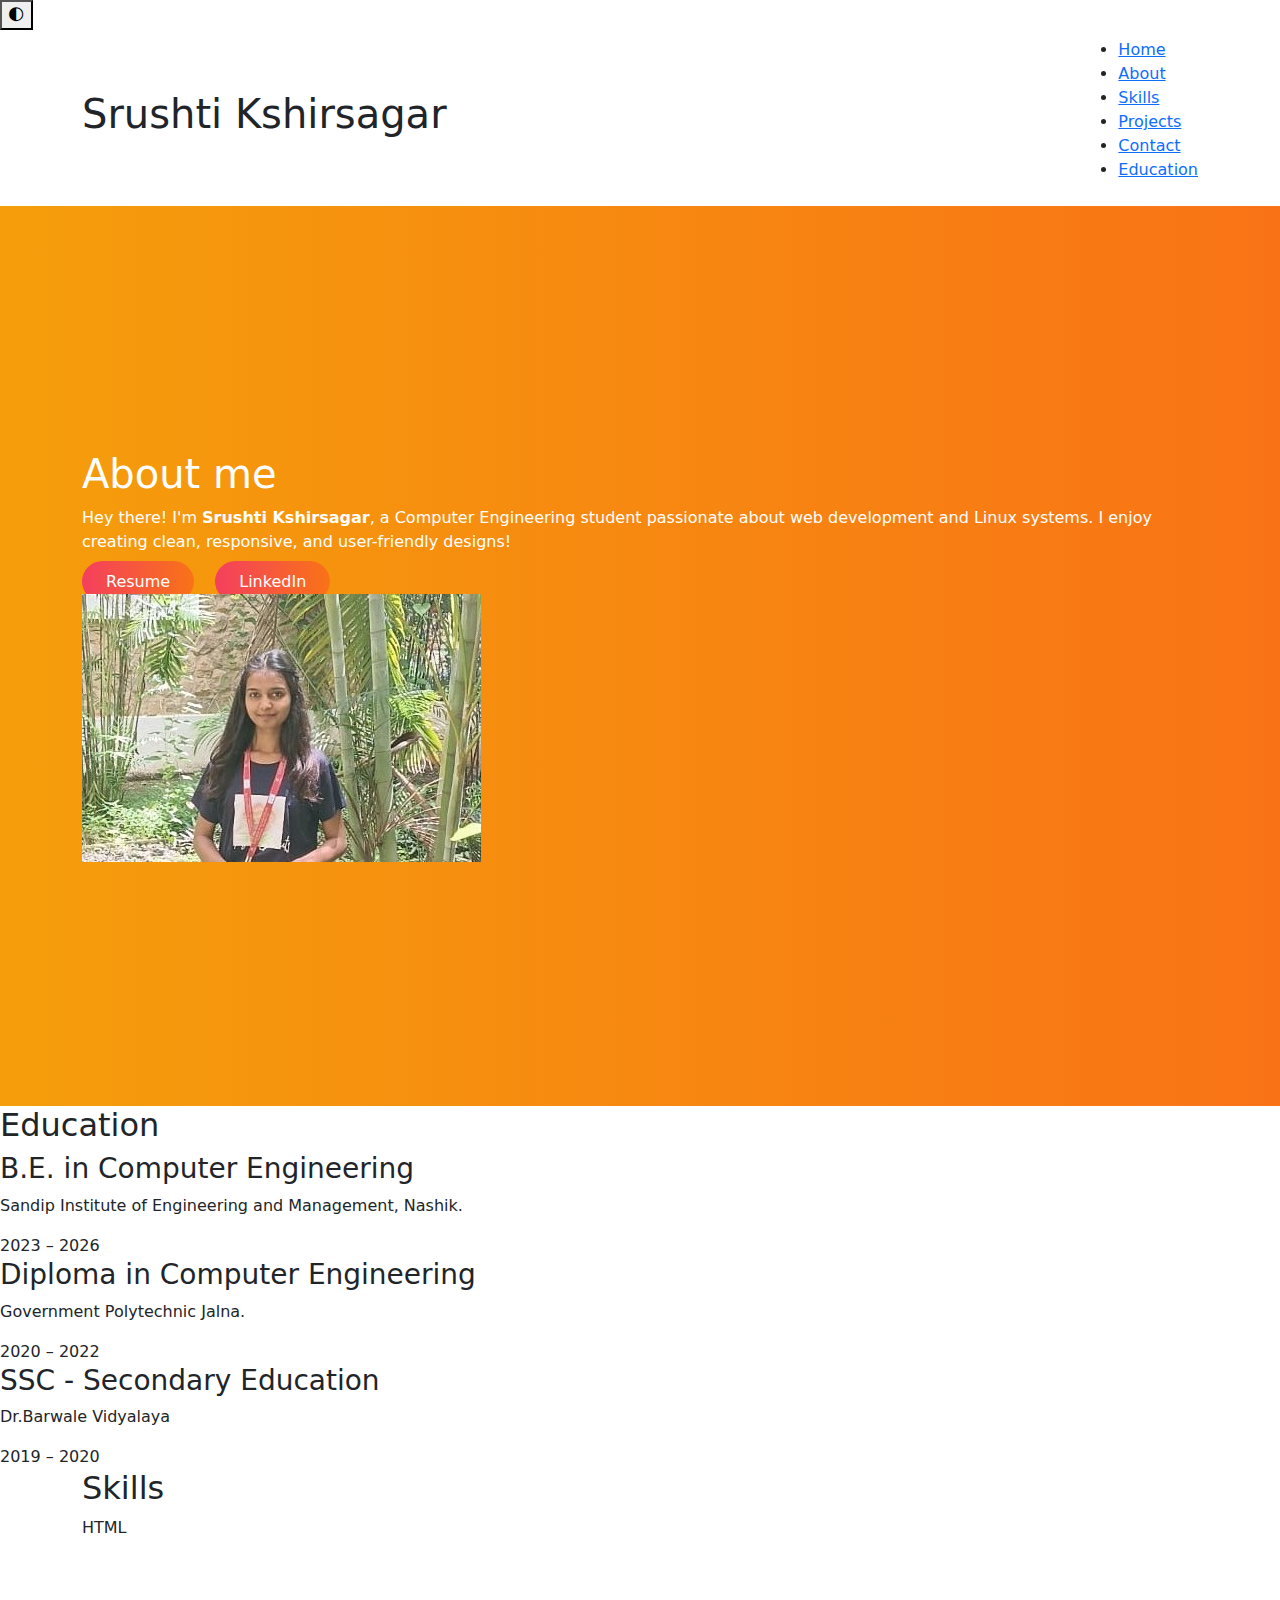
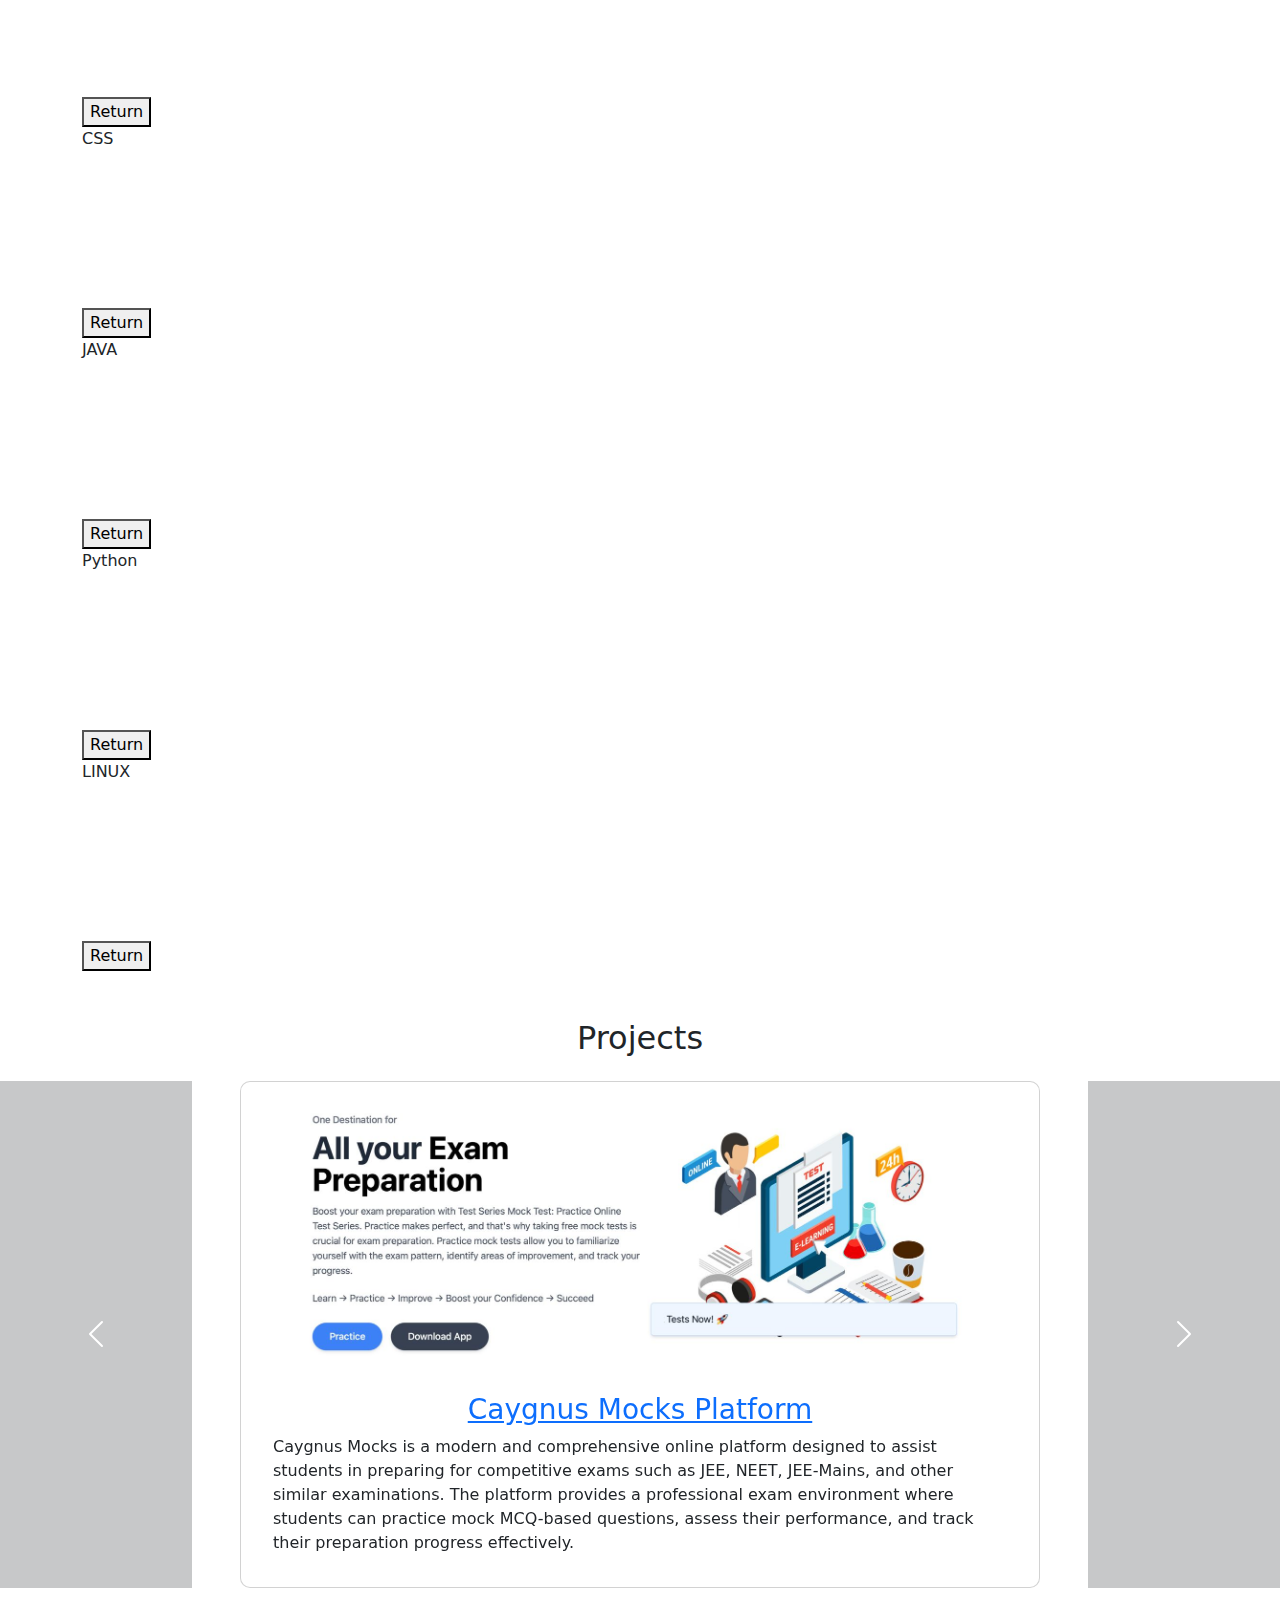
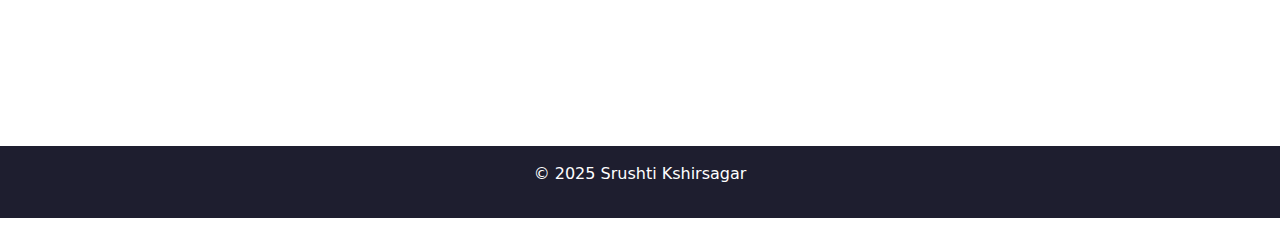
<file: index.html>
<!DOCTYPE html>
<html lang="en">
<head>
  <meta charset="UTF-8" />
  <meta name="viewport" content="width=device-width, initial-scale=1.0" />
  <title>Srushti Kshirsagar | Portfolio</title>
  <link rel="stylesheet" href="style.css" />
  <link href="https://unpkg.com/aos@2.3.4/dist/aos.css" rel="stylesheet" />
  <link href="https://fonts.googleapis.com/css2?family=Poppins:wght@300;400;600&display=swap" rel="stylesheet">
  <link href="https://fonts.googleapis.com/css2?family=Playfair+Display&family=Poppins&family=Rubik&family=Outfit&family=Lora&display=swap" rel="stylesheet">
  <link href="https://fonts.googleapis.com/css2?family=Amatic+SC:wght@700&family=Caveat&family=Quicksand:wght@400;600&display=swap" rel="stylesheet">
<!-- Bootstrap CSS -->
<link href="https://cdn.jsdelivr.net/npm/bootstrap@5.3.3/dist/css/bootstrap.min.css" rel="stylesheet">
</head>
<body>
  <!-- Theme Toggle -->
  <button id="theme-toggle">🌓</button>

  <!-- Navbar -->
  <nav class="navbar" >
    <div class="container">
      <h1 class="logo">Srushti Kshirsagar</h1>
      <ul class="nav-links">
        <li><a href="#about">Home</a></li>
        <li><a href="#about">About</a></li>
        <li><a href="#skills">Skills</a></li>
        <li><a href="#projects">Projects</a></li>
        <li><a href="#contact">Contact</a></li>
        <li><a href="#education">Education</a></li>
      </ul>
    </div>
  </nav>

<section class="hero-section" id="about">
  <div class="container hero-grid">
    <div class="hero-text">
      <h1>About me</h1>
      <p>
        Hey there! I'm <strong>Srushti Kshirsagar</strong>, a Computer Engineering student passionate about web development and Linux systems. I enjoy creating clean, responsive, and user-friendly designs!
      </p>
       <div class="hero-buttons">
      <a href="srushti_resume.pdf" class="button-cute" target="_blank">Resume</a>
      <a href="https://www.linkedin.com/in/srushti-kshirsagar-18199b234" class="button-cute" target="_blank">LinkedIn</a>
    </div>
    </div>
    <div class="hero-image-wrapper">
      <div class="hero-image-bg">
        <img src="srushti2.jpg" alt="Srushti's Photo" class="hero-image" />
      </div>
    </div>
  </div>
</section>
<!--Education Section-->
<section id="education">
  <h2 class="section-title">Education</h2>
  <div class="education-container">
    <div class="edu-card">
      <div>
        <h3>B.E. in Computer Engineering</h3>
        <p>Sandip Institute of Engineering and Management, Nashik.</p>
        <span>2023 – 2026</span>
      </div>
    </div>
    <div class="edu-card">
      <div>
        <h3>Diploma in Computer Engineering</h3>
        <p>Government Polytechnic Jalna.</p>
        <span>2020 – 2022</span>
      </div>
    </div>
    <div class="edu-card">
      <div>
        <h3>SSC - Secondary Education</h3>
        <p>Dr.Barwale Vidyalaya</p>
        <span>2019 – 2020</span>
      </div>
    </div>
  </div>
</section>


  <!-- Skills Section -->
 <section class="skills" id="skills">
  <div class="container">
    <h2>Skills</h2>
    <div class="skills-grid">
      <div class="skill-card" onclick="openModal('htmlCert')">HTML</div>
      <div id="htmlCert" class="cert-modal">
        <div class="cert-content">
          <iframe src="certificates/Hindavi certificate.pdf" frameborder="0"></iframe>
          <br>
          <button onclick="closeModal('htmlCert')">Return</button>
        </div>
      </div>
      <div class="skill-card" onclick="openModal('cssCert')">CSS</div>
      <div id="cssCert" class="cert-modal">
        <div class="cert-content">
          <iframe src="certificates/Hindavi certificate.pdf" frameborder="0"></iframe>
          <br>
          <button onclick="closeModal('cssCert')">Return</button>
        </div>
      </div>
      <div class="skill-card" onclick="openModal('javaCert')">JAVA</div>
      <div id="javaCert" class="cert-modal">
        <div class="cert-content">
          <iframe src="certificates/Java certificate .pdf" frameborder="0"></iframe>
          <br>
          <button onclick="closeModal('javaCert')">Return</button>
        </div>
      </div>
      <div class="skill-card" onclick="openModal('pythonCert')">Python</div>
      <div id="pythonCert" class="cert-modal">
        <div class="cert-content">
          <iframe src="certificates/python for machine learning .pdf" frameborder="0"></iframe>
          <br>
          <button onclick="closeModal('pythonCert')">Return</button>
        </div>
      </div>
      <div class="skill-card" onclick="openModal('linuxCert')">LINUX</div>
      <div id="linuxCert" class="cert-modal">
        <div class="cert-content">
          <iframe src="certificates/LSF101.pdf" frameborder="0"></iframe>
          <br>
          <button onclick="closeModal('linuxCert')">Return</button>
        </div>
      </div>
    </div>
  </div>
</section>
 

  <!-- Projects Section -->
  <section id="projects" class="py-5">
    <h2 class="projects-heading text-center mb-4">Projects</h2>
  
          <div id="projectsCarousel" class="carousel slide carousel-fade" data-bs-ride="carousel" data-bs-interval="3000">
      <div class="carousel-inner">
  
        <!-- Project 1 -->
        <div class="carousel-item active">
          <div class="d-flex justify-content-center">
            <div class="card" style="max-width: 800px; padding: 1rem; border-radius: 10px;">
              <img src="caygnus-mocks.jpg" class="card-img-top rounded" alt="Caygnus Mocks">
              <div class="card-body">
                <h3 class="card-title text-center">
                  <a href="https://github.com/caygnus1/caygnus-mocks" target="_blank">Caygnus Mocks Platform</a>
                </h3>
                <p class="card-text">Caygnus Mocks is a modern and comprehensive online platform designed to assist students in preparing for competitive exams such as JEE, NEET, JEE-Mains, and other similar examinations. The platform provides a professional exam environment where students can practice mock MCQ-based questions, assess their performance, and track their preparation progress effectively.</p>
              </div>
            </div>
          </div>
        </div>
      <!-- Controls -->
      <button class="carousel-control-prev bg-dark bg-opacity-50" type="button" data-bs-target="#projectsCarousel" data-bs-slide="prev">
        <span class="carousel-control-prev-icon" aria-hidden="true"></span>
      </button>
      <button class="carousel-control-next bg-dark bg-opacity-50" type="button" data-bs-target="#projectsCarousel" data-bs-slide="next">
        <span class="carousel-control-next-icon" aria-hidden="true"></span>
      </button>
      
  </section>
  <!-- Contact Section -->
 <section class="contact" id="contact">
  <div class="container" data-aos="fade-up">
    <h2 class="contact heading">Contact Me</h2>
    <form
      action="https://formspree.io/f/mvgrrrll"
      method="POST"
      id="contact-form"
    >
      <label>
        Your email:
        <input type="email" name="email" required />
      </label>
      <label>
        Your message:
        <textarea name="message" required></textarea>
      </label>
      <button type="submit">Send</button>
      <p id="form-success" style="display: none; color: green; font-weight: 600; margin-top: 1rem;">
        ✅ Your message has been sent successfully!
      </p>
    </form>
  </div>
</section>
<script src="https://unpkg.com/aos@2.3.4/dist/aos.js"></script>
<script>
  AOS.init();
</script>
<script>
  const form = document.getElementById('contact-form');
  const successMsg = document.getElementById('form-success');

  form.addEventListener('submit', async (e) => {
    e.preventDefault();

    const formData = new FormData(form);
    const response = await fetch(form.action, {
      method: form.method,
      body: formData,
      headers: { Accept: 'application/json' }
    });

    if (response.ok) {
      form.reset();
      successMsg.style.display = 'block';
    } else {
      alert("Oops! Something went wrong.");
    }
  });
</script>

  <!-- Footer -->
  <footer class="footer">
    <div class="container">
      <p>&copy; 2025 Srushti Kshirsagar</p>
    </div>
  </footer>

  <script src="script.js"></script>
  <script src="https://cdn.jsdelivr.net/npm/bootstrap@5.3.3/dist/js/bootstrap.bundle.min.js"></script>
</body>
</html>
</file>
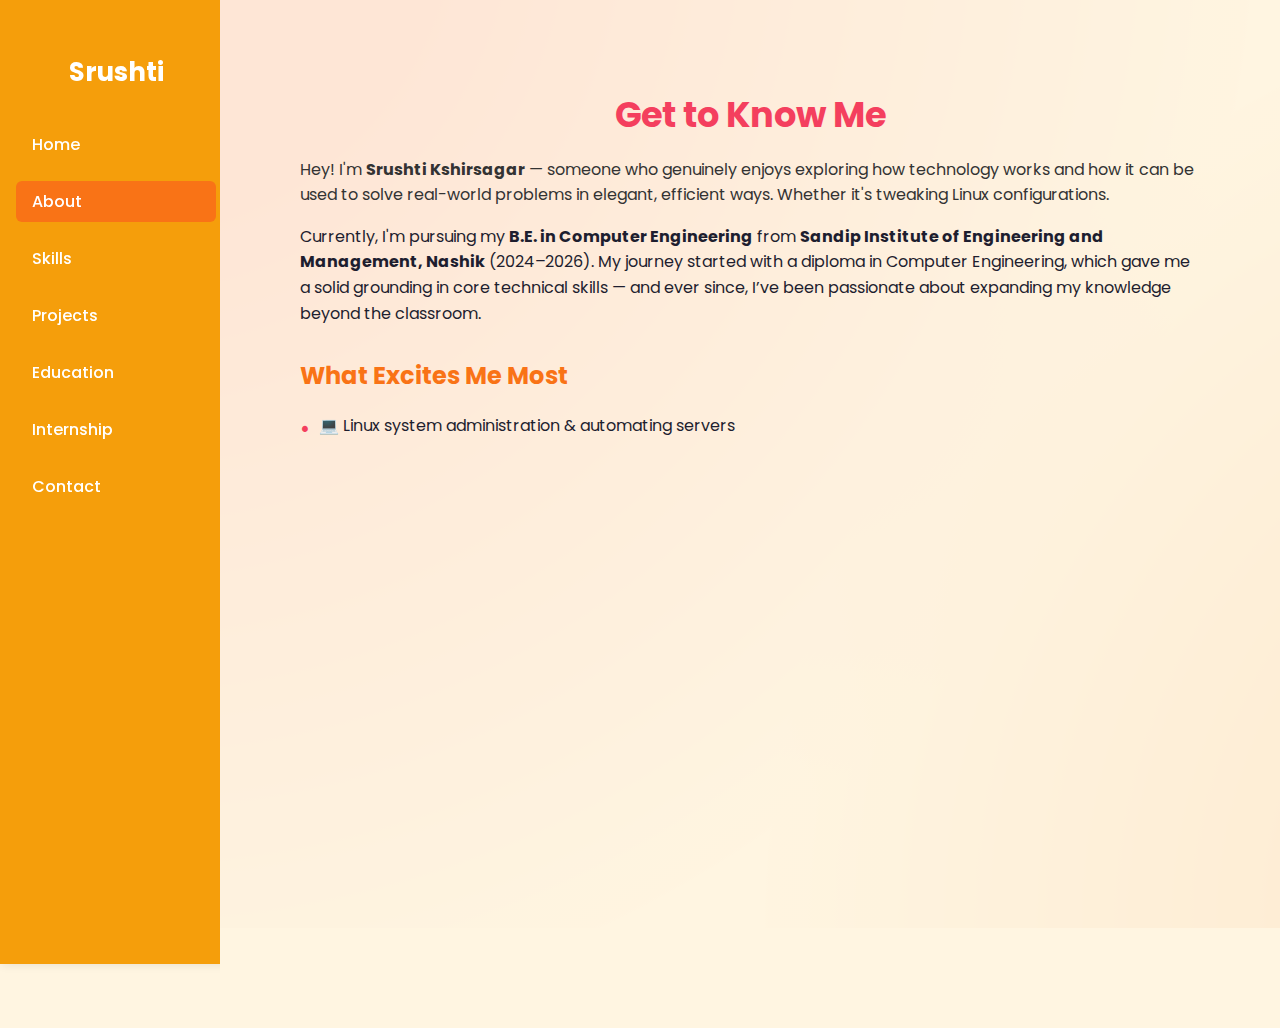
<file: about.html>
<!DOCTYPE html>
<html lang="en">
<head>
  <meta charset="UTF-8" />
  <meta name="viewport" content="width=device-width, initial-scale=1.0" />
  <title>About Me | Srushti Kshirsagar</title>
  <link rel="stylesheet" href="about.css" />
  <link rel="stylesheet" href="sidebar.css" />
  <link href="https://fonts.googleapis.com/css2?family=Poppins:wght@300;400;600&display=swap" rel="stylesheet">
</head>
<body>

  <!-- Sidebar -->
  <div class="sidebar">
    <h2 class="sidebar-logo">Srushti</h2>
    <ul>
      <li><a href="index.html">Home</a></li>
      <li><a href="about.html" class="active">About</a></li>
      <li><a href="skills.html">Skills</a></li>
      <li><a href="projects.html">Projects</a></li>
      <li><a href="education.html">Education</a></li>
      <li><a href="internship.html">Internship</a></li>
      <li><a href="contact.html">Contact</a></li>
    </ul>
  </div>

  <!-- About Content -->
  <section class="about-section">
    <div class="about-bg-shape"></div>
    <div class="container">
      <h1 class="section-title">Get to Know Me</h1>

      <p class="about-intro">
        Hey! I'm <strong>Srushti Kshirsagar</strong> — someone who genuinely enjoys exploring how technology works and how it can be used to solve real-world problems in elegant, efficient ways. Whether it's tweaking Linux configurations.
      </p>

      <p>
        Currently, I'm pursuing my <strong>B.E. in Computer Engineering</strong> from 
        <strong>Sandip Institute of Engineering and Management, Nashik</strong> (2024–2026).
        My journey started with a diploma in Computer Engineering, which gave me a solid grounding in core technical skills — and ever since, I’ve been passionate about expanding my knowledge beyond the classroom.
      </p>

      <h2 class="subheading">What Excites Me Most</h2>
      <ul class="about-list">
        <li>💻 Linux system administration & automating servers</li>
      </ul>
    </div>
  </section>

</body>
</html>
</file>
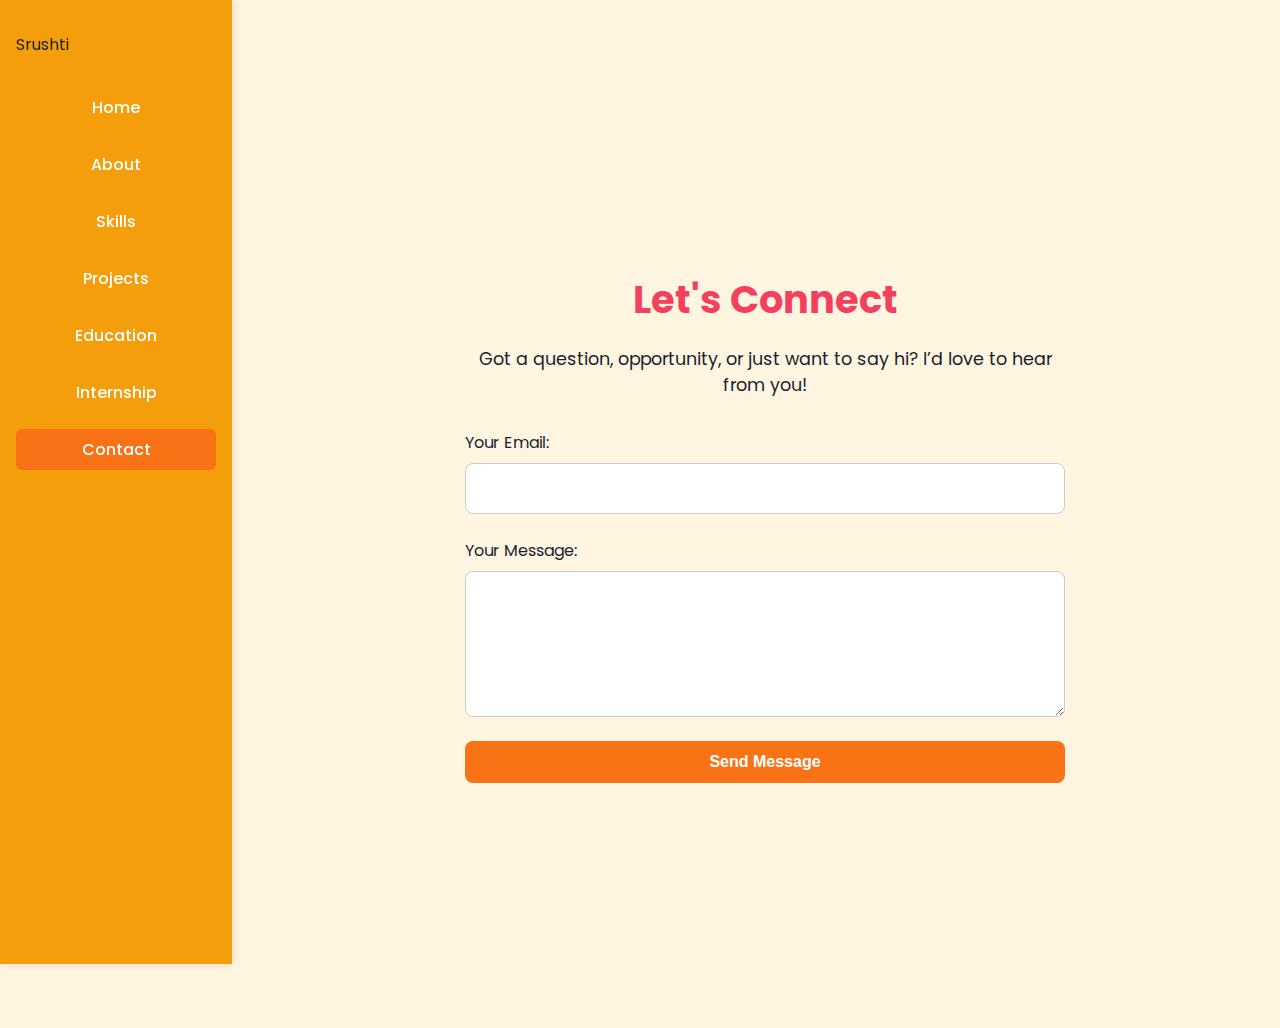
<file: contact.html>
<!DOCTYPE html>
<html lang="en">
<head>
  <meta charset="UTF-8" />
  <meta name="viewport" content="width=device-width, initial-scale=1.0"/>
  <title>Contact | Srushti Kshirsagar</title>
  <link rel="stylesheet" href="style.css" />
  <link rel="stylesheet" href="sidebar.css" />
  <link rel="stylesheet" href="contact.css" />
  <link href="https://fonts.googleapis.com/css2?family=Poppins:wght@300;400;600&display=swap" rel="stylesheet">
</head>
<body>
  <!-- Sidebar -->
  <div class="sidebar">
    <div class="sidebar-header">Srushti</div>
    <ul class="sidebar-links">
      <li><a href="index.html">Home</a></li>
      <li><a href="about.html">About</a></li>
      <li><a href="skills.html">Skills</a></li>
      <li><a href="projects.html">Projects</a></li>
      <li><a href="education.html">Education</a></li>
      <li><a href="internship.html">Internship</a></li>
      <li><a href="contact.html" class="active">Contact</a></li>
    </ul>
  </div>

  <!-- Contact Section -->
  <section class="contact-section">
    <div class="container">
      <h1 class="section-title">Let's Connect</h1>
      <p class="contact-text">Got a question, opportunity, or just want to say hi? I’d love to hear from you!</p>

      <form action="https://formspree.io/f/mvgrrrll" method="POST" class="contact-form" id="contact-form">
        <label>
          Your Email:
          <input type="email" name="email" required />
        </label>
        <label>
          Your Message:
          <textarea name="message" required></textarea>
        </label>
        <button type="submit">Send Message</button>
        <p id="form-success" class="success-msg">✅ Message sent successfully!</p>
      </form>
    </div>
  </section>

  <script>
    const form = document.getElementById('contact-form');
    const successMsg = document.getElementById('form-success');

    form.addEventListener('submit', async (e) => {
      e.preventDefault();
      const formData = new FormData(form);
      const response = await fetch(form.action, {
        method: form.method,
        body: formData,
        headers: { Accept: 'application/json' }
      });
      if (response.ok) {
        form.reset();
        successMsg.style.display = 'block';
      } else {
        alert("Something went wrong. Try again!");
      }
    });
  </script>
</body>
</html>
</file>
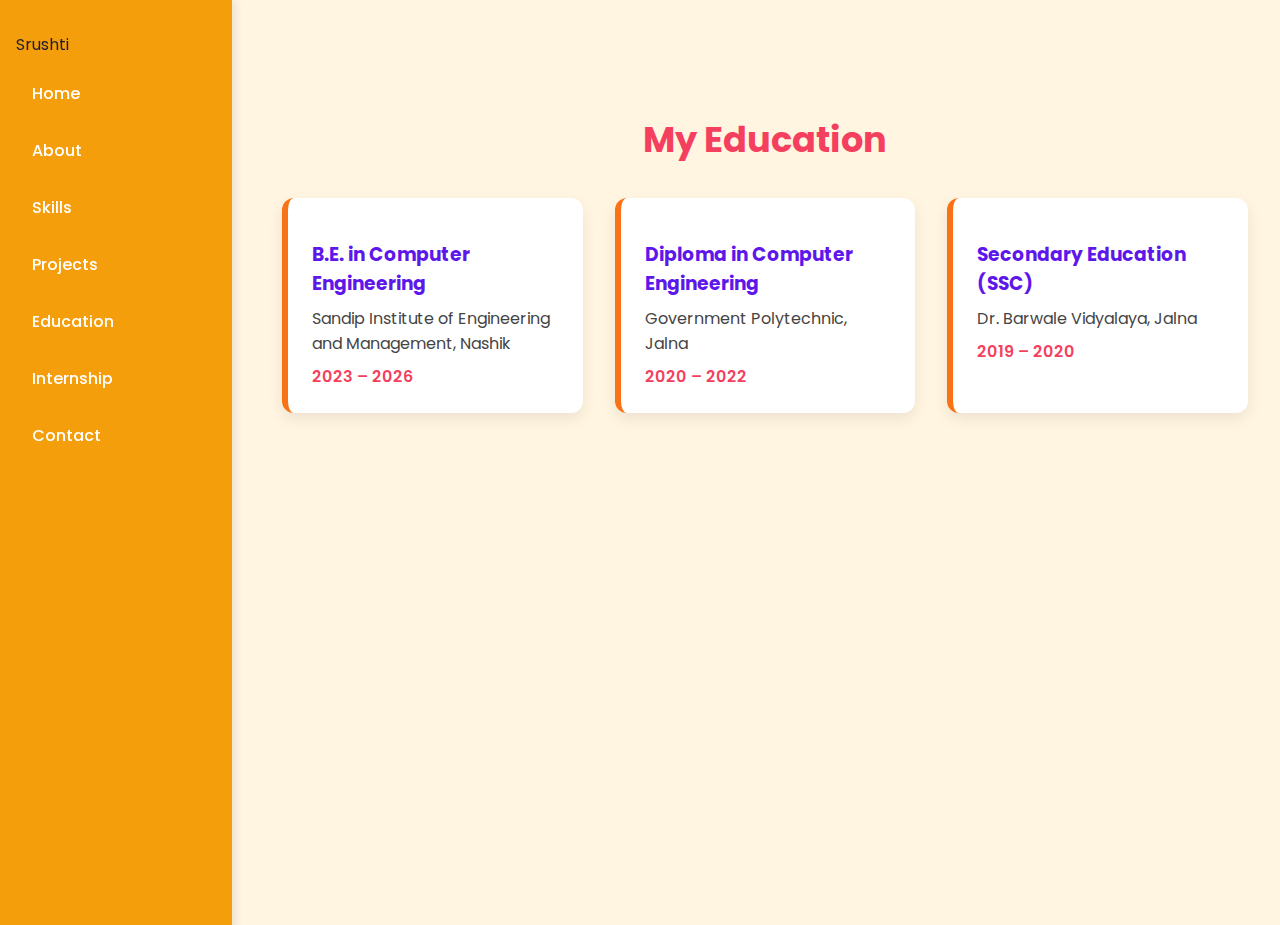
<file: education.html>
<!DOCTYPE html>
<html lang="en">
<head>
  <meta charset="UTF-8" />
  <meta name="viewport" content="width=device-width, initial-scale=1.0" />
  <title>Education | Srushti Kshirsagar</title>
  <link rel="stylesheet" href="education.css" />
  <link rel="stylesheet" href="sidebar.css" />
  <link href="https://fonts.googleapis.com/css2?family=Poppins:wght@300;400;600&display=swap" rel="stylesheet">
</head>
<body>

  <!-- Hamburger -->
  <div class="hamburger" id="hamburger">&#9776;</div>

  <!-- Sidebar -->
  <div class="sidebar" id="sidebar">
    <div class="sidebar-title">Srushti</div>
    <ul>
      <li><a href="index.html">Home</a></li>
      <li><a href="about.html">About</a></li>
      <li><a href="skills.html">Skills</a></li>
      <li><a href="projects.html">Projects</a></li>
      <li class="active"><a href="education.html">Education</a></li>
      <li><a href="internship.html">Internship</a></li>
      <li><a href="contact.html">Contact</a></li>
    </ul>
  </div>

  <!-- Education Section -->
  <section class="education-section">
    <h1 class="section-title">My Education</h1>
    <div class="education-grid">

      <div class="edu-card">
        <h3>B.E. in Computer Engineering</h3>
        <p>Sandip Institute of Engineering and Management, Nashik</p>
        <span>2023 – 2026</span>
      </div>

      <div class="edu-card">
        <h3>Diploma in Computer Engineering</h3>
        <p>Government Polytechnic, Jalna</p>
        <span>2020 – 2022</span>
      </div>

      <div class="edu-card">
        <h3>Secondary Education (SSC)</h3>
        <p>Dr. Barwale Vidyalaya, Jalna</p>
        <span>2019 – 2020</span>
      </div>

    </div>
  </section>

  <script src="script.js"></script>
</body>
</html>
</file>
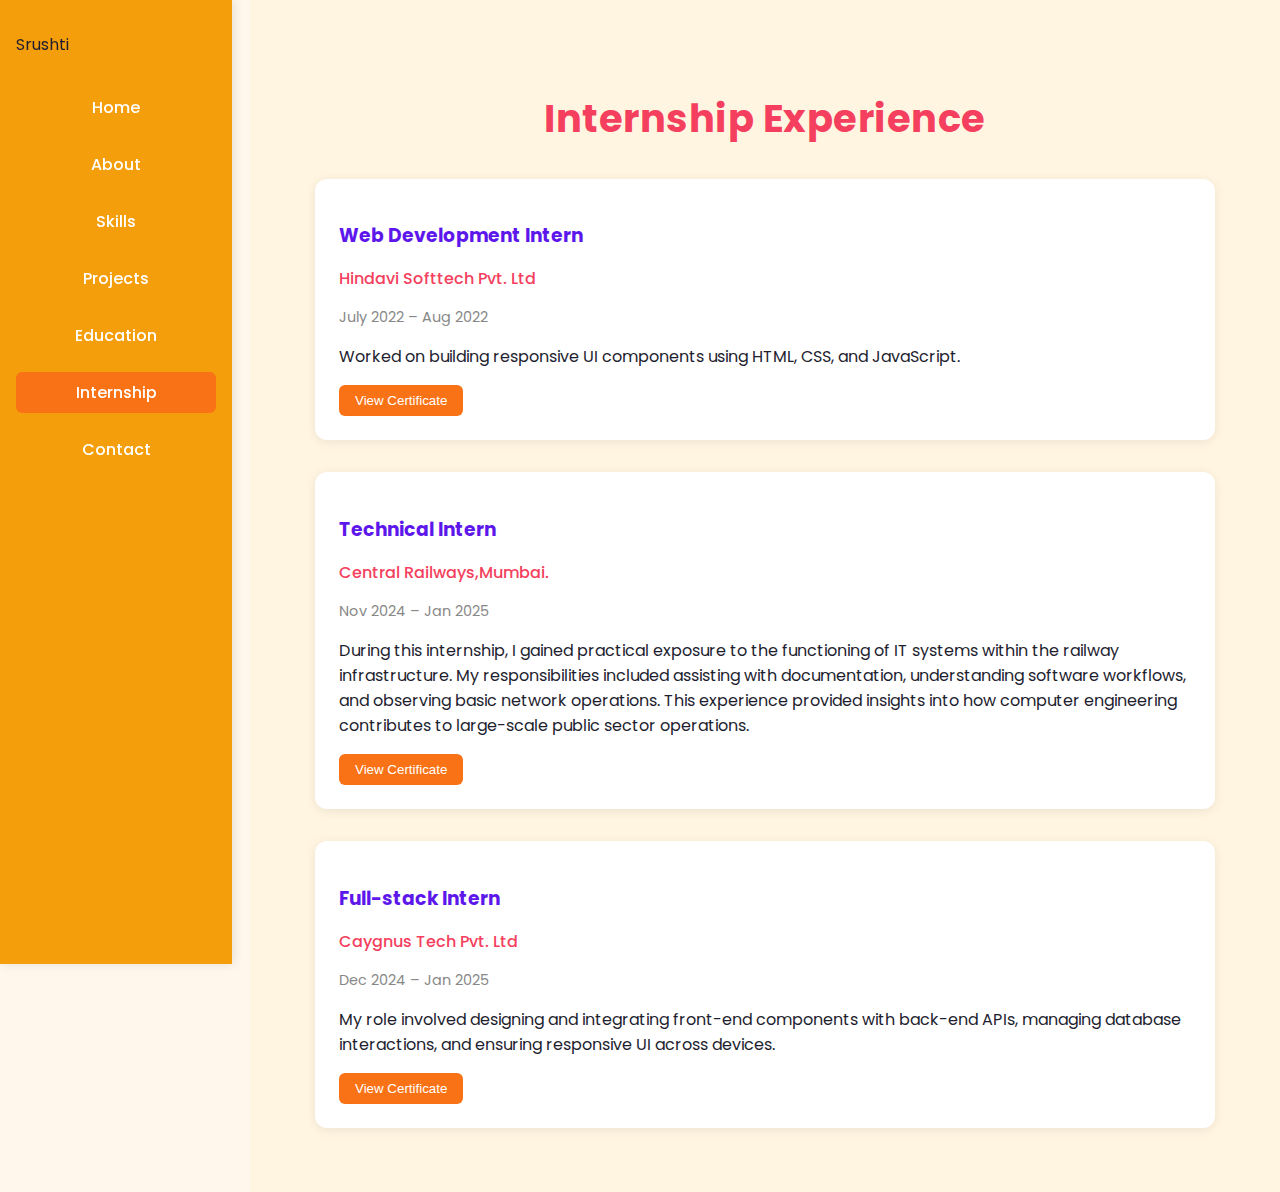
<file: internship.html>
<!DOCTYPE html>
<html lang="en">
<head>
  <meta charset="UTF-8" />
  <meta name="viewport" content="width=device-width, initial-scale=1.0"/>
  <title>Internships | Srushti Kshirsagar</title>
  <link rel="stylesheet" href="style.css" />
  <link rel="stylesheet" href="sidebar.css" />
  <link rel="stylesheet" href="internship.css" />
  <link href="https://fonts.googleapis.com/css2?family=Poppins:wght@300;400;600&display=swap" rel="stylesheet">
</head>
<body>
  <!-- Sidebar -->
  <div class="sidebar">
    <div class="sidebar-header">Srushti</div>
    <ul class="sidebar-links">
      <li><a href="index.html">Home</a></li>
      <li><a href="about.html">About</a></li>
      <li><a href="skills.html">Skills</a></li>
      <li><a href="projects.html">Projects</a></li>
      <li><a href="education.html">Education</a></li>
      <li><a href="internship.html" class="active">Internship</a></li>
      <li><a href="contact.html">Contact</a></li>
    </ul>
  </div>

  <!-- Internship Section -->
  <section class="internship-section">
    <div class="container">
      <h1 class="section-title">Internship Experience</h1>
      <div class="internship-grid">

        <!-- Internship 1 -->
        <div class="intern-card">
          <h3>Web Development Intern</h3>
          <p class="intern-org">Hindavi Softtech Pvt. Ltd</p>
          <span class="intern-date">July 2022 – Aug 2022</span>
          <p class="intern-desc">
            Worked on building responsive UI components using HTML, CSS, and JavaScript.
          </p>
          <button class="cert-btn" onclick="openModal('cert1')">View Certificate</button>
        </div>

        <!-- Certificate Modal 1 -->
        <div id="cert1" class="cert-modal">
          <div class="cert-content">
            <iframe src="certificates/Hindavi certificate.pdf" frameborder="0"></iframe>
            <button onclick="closeModal('cert1')">Close</button>
          </div>
        </div>

        <!-- Internship 2 -->
        <div class="intern-card">
          <h3>Technical Intern</h3>
          <p class="intern-org">Central Railways,Mumbai.</p>
          <span class="intern-date">Nov 2024 – Jan 2025</span>
          <p class="intern-desc">
            During this internship, I gained practical exposure to the functioning of IT systems within the railway infrastructure. My responsibilities included assisting with documentation, understanding software workflows, and observing basic network operations. This experience provided insights into how computer engineering contributes to large-scale public sector operations.
          </p>
          <button class="cert-btn" onclick="openModal('cert2')">View Certificate</button>
        </div>

        <!-- Certificate Modal 2 -->
        <div id="cert2" class="cert-modal">
          <div class="cert-content">
            <iframe src="certificates/central railway.pdf" frameborder="0"></iframe>
            <button onclick="closeModal('cert2')">Close</button>
          </div>
        </div>
        <!-- Internship 3 -->
        <div class="intern-card">
          <h3>Full-stack Intern</h3>
          <p class="intern-org">Caygnus Tech Pvt. Ltd</p>
          <span class="intern-date">Dec 2024 – Jan 2025</span>
          <p class="intern-desc">
            My role involved designing and integrating front-end components with back-end APIs, managing database interactions, and ensuring responsive UI across devices. 
          </p>
          <button class="cert-btn" onclick="openModal('cert3')">View Certificate</button>
        </div>

        <!-- Certificate Modal 3 -->
        <div id="cert3" class="cert-modal">
          <div class="cert-content">
            <iframe src="certificates/Caygnus_certificate.pdf" frameborder="0"></iframe>
            <button onclick="closeModal('cert3')">Close</button>
          </div>
        </div>

      </div>
    </div>
  </section>

  <!-- Scripts -->
  <script>
    function openModal(id) {
      document.getElementById(id).style.display = 'flex';
    }

    function closeModal(id) {
      document.getElementById(id).style.display = 'none';
    }
  </script>
</body>
</html>
</file>
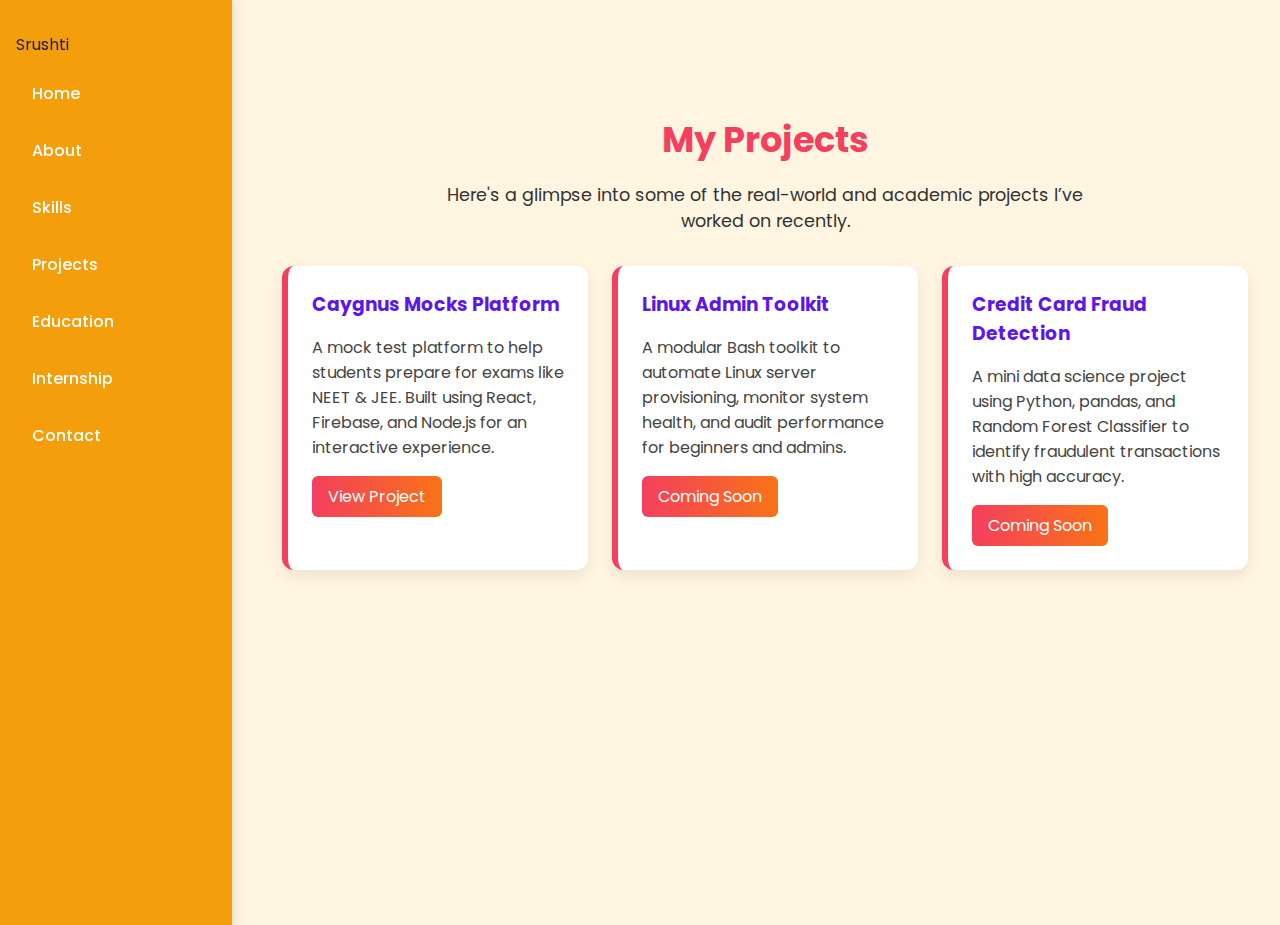
<file: projects.html>
<!DOCTYPE html>
<html lang="en">
<head>
  <meta charset="UTF-8" />
  <meta name="viewport" content="width=device-width, initial-scale=1.0" />
  <title>Projects | Srushti Kshirsagar</title>
  <link rel="stylesheet" href="projects.css" />
  <link rel="stylesheet" href="sidebar.css" />
  <link href="https://fonts.googleapis.com/css2?family=Poppins:wght@300;400;600&display=swap" rel="stylesheet">
</head>
<body>

  <!-- Hamburger -->
  <div class="hamburger" id="hamburger">&#9776;</div>

  <!-- Sidebar -->
  <div class="sidebar" id="sidebar">
    <div class="sidebar-title">Srushti</div>
    <ul>
      <li><a href="index.html">Home</a></li>
      <li><a href="about.html">About</a></li>
      <li><a href="skills.html">Skills</a></li>
      <li class="active"><a href="projects.html">Projects</a></li>
      <li><a href="education.html">Education</a></li>
      <li><a href="internship.html">Internship</a></li>
      <li><a href="contact.html">Contact</a></li>
    </ul>
  </div>

  <!-- Projects Section -->
  <section class="projects-section">
    <h1 class="section-title">My Projects</h1>
    <p class="projects-intro">
      Here's a glimpse into some of the real-world and academic projects I’ve worked on recently.
    </p>

    <div class="project-grid">
      <div class="project-card">
        <h3>Caygnus Mocks Platform</h3>
        <p>
          A mock test platform to help students prepare for exams like NEET & JEE. Built using React, Firebase, and Node.js for an interactive experience.
        </p>
        <a href="https://github.com/caygnus1/caygnus-mocks" target="_blank">View Project</a>
      </div>

      <div class="project-card">
        <h3>Linux Admin Toolkit</h3>
        <p>
          A modular Bash toolkit to automate Linux server provisioning, monitor system health, and audit performance for beginners and admins.
        </p>
        <a href="#">Coming Soon</a>
      </div>

      <div class="project-card">
        <h3>Credit Card Fraud Detection</h3>
        <p>
          A mini data science project using Python, pandas, and Random Forest Classifier to identify fraudulent transactions with high accuracy.
        </p>
        <a href="#">Coming Soon</a>
      </div>
    </div>
  </section>

  <script src="script.js"></script>
</body>
</html>
</file>
<file: style.css>
body {
  margin: 0;
  font-family: 'Poppins', sans-serif;
  background-color: #fff7ec;
  color: #1e1e2f;
}

.hamburger {
  font-size: 28px;
  cursor: pointer;
  position: fixed;
  top: 20px;
  left: 20px;
  z-index: 1000;
  color: #f43f5e;
}

.sidebar {
  position: fixed;
  left: -250px;
  top: 0;
  width: 250px;
  height: 100%;
  background: #fff;
  box-shadow: 2px 0 8px rgba(0, 0, 0, 0.15);
  transition: left 0.3s ease;
  z-index: 999;
}

.sidebar.open {
  left: 0;
}

.sidebar-title {
  text-align: center;
  margin: 20px 0;
  font-size: 24px;
  font-weight: 700;
  color: #f97316;
}

.sidebar ul {
  list-style: none;
  padding: 0;
  margin-top: 30px;
}

.sidebar ul li {
  text-align: center;
  margin: 15px 0;
}

.sidebar ul li a {
  text-decoration: none;
  color: #1e1e2f;
  font-weight: 500;
  transition: color 0.3s;
}

.sidebar ul li a:hover {
  color: #f97316;
}

.hero-section {
  display: flex;
  align-items: center;
  justify-content: center;
  height: 100vh;
  background: linear-gradient(to right, #f59e0b, #f97316);
  color: white;
  padding: 2rem;
}

.hero-container {
  display: flex;
  justify-content: space-between;
  align-items: center;
  max-width: 1200px;
  width: 100%;
}

.hero-left {
  max-width: 600px;
}

.hero-title {
  font-size: 3rem;
  margin-bottom: 10px;
  font-weight: bold;
}

.hero-subtitle {
  font-size: 1.3rem;
  font-weight: 400;
  margin-bottom: 10px;
}

.hero-typing {
  font-size: 1.2rem;
  margin: 20px 0;
}

.cursor {
  display: inline-block;
  animation: blink 0.8s infinite;
}

@keyframes blink {
  0%, 100% { opacity: 1; }
  50% { opacity: 0; }
}

.button-cute {
  background: linear-gradient(to right, #f43f5e, #f97316);
  color: #fff;
  padding: 0.7rem 1.5rem;
  margin-right: 1rem;
  border: none;
  border-radius: 30px;
  font-size: 1rem;
  cursor: pointer;
  text-decoration: none;
  transition: background 0.3s ease;
}

.button-cute:hover {
  background: linear-gradient(to right, #f97316, #f43f5e);
  color: #c2410c;;
}

.button-outline {
  background-color: transparent;
  border: 2px solid #f97316;
  color: #c2410c;
}

.button-outline:hover {
  background-color: #f97316;
  color: #fff;
}


.hero-right .hero-img {
  width: 300px;
  height: 300px;
  object-fit: cover;
  border-radius: 50%;
  box-shadow: 0 4px 12px rgba(0, 0, 0, 0.2);
}

.footer {
  text-align: center;
  padding: 1rem;
  background-color: #1e1e2f;
  color: white;
}
/* ============================= */
/* 📱 RESPONSIVE STYLES BELOW 🔽 */
/* ============================= */
@media (max-width: 768px) {
  .hero-section {
    flex-direction: column;
    height: auto;
    padding: 3rem 1.5rem;
    text-align: center;
  }

  .hero-container {
    flex-direction: column;
    align-items: center;
  }

  .hero-left {
    max-width: 100%;
    margin-bottom: 2rem;
  }

  .hero-title {
    font-size: 2.2rem;
  }

  .hero-subtitle {
    font-size: 1.1rem;
  }

  .hero-typing {
    font-size: 1rem;
  }

  .hero-right .hero-img {
    width: 220px;
    height: 220px;
  }

  .button-cute, .button-outline {
    display: block;
    margin: 0.7rem auto;
    width: 80%;
    text-align: center;
  }

  .sidebar {
    width: 80%;
  }

  .sidebar-title {
    font-size: 20px;
  }

  .sidebar ul li a {
    font-size: 1.1rem;
  }

  .footer {
    padding: 1.5rem 1rem;
    font-size: 0.9rem;
  }

  body {
    overflow-x: hidden;
  }
}
</file>
<file: about.css>
body {
  margin: 0;
  font-family: 'Poppins', sans-serif;
  background-color: #fff5e1;
  color: #1e1e2f;
}
.about-section {
  position: relative;
  padding: 4rem 2rem;
  background-color: #fff5e1;
  color: #1e1e2f;
  font-family: 'Poppins', sans-serif;
  overflow: hidden;
  margin-left: 220px; /* to offset sidebar */
  min-height: 100vh;
}

.about-bg-shape {
  position: absolute;
  top: -100px;
  left: -100px;
  width: 150%;
  height: 100%;
  background: radial-gradient(circle at top left, #f43f5e 15%, transparent 60%),
              radial-gradient(circle at bottom right, #f97316 10%, transparent 50%);
  opacity: 0.08;
  z-index: 0;
}

.about-section .container {
  position: relative;
  z-index: 1;
  max-width: 900px;
  margin: 0 auto;
}

.section-title {
  font-size: 2.2rem;
  color: #f43f5e;
  margin-bottom: 1rem;
  text-align: center;
}

.about-intro {
  font-size: 1.1rem;
  font-weight: 400;
  margin-bottom: 1.2rem;
  color: #333;
}

.about-section p {
  font-size: 1rem;
  line-height: 1.6;
  margin-bottom: 1rem;
}

.subheading {
  font-size: 1.5rem;
  margin-top: 2rem;
  color: #f97316;
}

.about-list {
  list-style: none;
  padding: 0;
  margin-top: 1rem;
}

.about-list li {
  margin-bottom: 0.6rem;
  padding-left: 1.2rem;
  position: relative;
}

.about-list li::before {
  content: "•";
  color: #f43f5e;
  font-size: 1.5rem;
  position: absolute;
  left: 0;
  top: -2px;
}
/* 📱 Responsive Styles for Mobile Devices */
@media (max-width: 768px) {
  body {
    padding: 1rem;
    overflow-x: hidden;
  }

  .sidebar {
    width: 80%;
  }

  .sidebar ul li a {
    font-size: 1.1rem;
  }

  .container,
  .skills-container,
  .education-container,
  .internship-container,
  .contact-container {
    width: 100%;
    padding: 0 1rem;
  }

  .section-title {
    font-size: 1.7rem;
    text-align: center;
  }

  .subheading {
    font-size: 1.3rem;
    text-align: center;
    margin-top: 2rem;
  }

  .about-intro,
  p,
  li {
    font-size: 1rem;
    text-align: center;
  }

  .about-list {
    padding-left: 0;
  }

  .about-list li {
    padding-left: 0;
  }

  .cert-card,
  .edu-card,
  .internship-card {
    width: 100%;
    margin-bottom: 1.5rem;
  }

  iframe {
    width: 100%;
    height: 300px;
  }

  form input,
  form textarea,
  form button {
    width: 100%;
    font-size: 1rem;
  }

  .footer {
    font-size: 0.9rem;
    padding: 1.5rem 1rem;
  }
}
</file>
<file: sidebar.css>
.sidebar {
  position: fixed;
  left: 0;
  top: 0;
  width: 200px;
  height: 100%;
  background-color: #f59e0b;
  padding: 2rem 1rem;
  box-shadow: 2px 0 10px rgba(0,0,0,0.1);
}

.sidebar-logo {
  font-size: 1.6rem;
  font-weight: bold;
  color: white;
  margin-bottom: 2rem;
  font-family: 'Poppins', sans-serif;
  text-align: center;
}

.sidebar ul {
  list-style: none;
  padding: 0;
}

.sidebar ul li {
  margin: 1rem 0;
}

.sidebar ul li a {
  color: white;
  text-decoration: none;
  font-size: 1rem;
  font-weight: 500;
  display: block;
  padding: 0.5rem 1rem;
  border-radius: 6px;
  transition: background 0.3s;
  font-family: 'Poppins', sans-serif;
}

.sidebar ul li a:hover,
.sidebar ul li a.active {
  background-color: #f97316;
  color: #fff;
}
</file>
<file: contact.css>
.contact-section {
  padding: 4rem 2rem;
  background-color: #fff5e1;
  min-height: 100vh;
  font-family: 'Poppins', sans-serif;
  display: flex;                    
  justify-content: center;         
  align-items: center; 
}

.container {
  max-width: 600px;
  margin-left: 250px;
  text-align: center;
}

.section-title {
  text-align: center;
  font-size: 2.4rem;
  color: #f43f5e;
  margin-bottom: 1rem;
}

.contact-text {
  text-align: center;
  font-size: 1.1rem;
  margin-bottom: 2rem;
  color: #1e1e2f;
}

.contact-form {
  display: flex;
  flex-direction: column;
  gap: 1.5rem;
  text-align: left; 
}

.contact-form label {
  display: flex;
  flex-direction: column;
  font-size: 1rem;
  color: #1e1e2f;
}

.contact-form input,
.contact-form textarea {
  padding: 0.75rem;
  border: 1px solid #ccc;
  border-radius: 8px;
  font-family: inherit;
  font-size: 1rem;
  margin-top: 0.5rem;
}

.contact-form textarea {
  resize: vertical;
  min-height: 120px;
}

.contact-form button {
  background-color: #f97316;
  color: white;
  padding: 0.75rem;
  border: none;
  border-radius: 8px;
  font-size: 1rem;
  cursor: pointer;
  font-weight: 600;
  transition: background-color 0.2s ease;
}

.contact-form button:hover {
  background-color: #f43f5e;
}

.success-msg {
  display: none;
  color: green;
  font-weight: bold;
  text-align: center;
  margin-top: -1rem;
}
/* 📱 Responsive Styles for Mobile Devices */
@media (max-width: 768px) {
  body {
    padding: 1rem;
    overflow-x: hidden;
  }

  .sidebar {
    width: 80%;
  }

  .sidebar ul li a {
    font-size: 1.1rem;
  }

  .container,
  .skills-container,
  .education-container,
  .internship-container,
  .contact-container {
    width: 100%;
    padding: 0 1rem;
  }

  .section-title {
    font-size: 1.7rem;
    text-align: center;
  }

  .subheading {
    font-size: 1.3rem;
    text-align: center;
    margin-top: 2rem;
  }

  .about-intro,
  p,
  li {
    font-size: 1rem;
    text-align: center;
  }

  .about-list {
    padding-left: 0;
  }

  .about-list li {
    padding-left: 0;
  }

  .cert-card,
  .edu-card,
  .internship-card {
    width: 100%;
    margin-bottom: 1.5rem;
  }

  iframe {
    width: 100%;
    height: 300px;
  }

  form input,
  form textarea,
  form button {
    width: 100%;
    font-size: 1rem;
  }

  .footer {
    font-size: 0.9rem;
    padding: 1.5rem 1rem;
  }
}
</file>
<file: education.css>
body {
  margin: 0;
  font-family: 'Poppins', sans-serif;
  background-color: #fff5e1;
  color: #1e1e2f;
}

.education-section {
  margin-left: 250px;
  padding: 4rem 2rem;
  min-height: 100vh;
  box-sizing: border-box;
}

.section-title {
  font-size: 2.2rem;
  color: #f43f5e;
  margin-bottom: 2rem;
  text-align: center;
}

.education-grid {
  display: grid;
  grid-template-columns: repeat(auto-fit, minmax(280px, 1fr));
  gap: 2rem;
  max-width: 1000px;
  margin: 0 auto;
}

.edu-card {
  background: #fff;
  padding: 1.5rem;
  border-radius: 12px;
  box-shadow: 0 6px 15px rgba(0,0,0,0.08);
  border-left: 6px solid #f97316;
  transition: transform 0.3s ease;
}

.edu-card:hover {
  transform: translateY(-6px);
}

.edu-card h3 {
  color: #5e17eb;
  margin-bottom: 0.5rem;
}

.edu-card p {
  margin: 0;
  font-size: 1rem;
  color: #444;
}

.edu-card span {
  display: block;
  margin-top: 0.5rem;
  color: #f43f5e;
  font-weight: 600;
}
/* 📱 Responsive Styles for Mobile Devices */
@media (max-width: 768px) {
  body {
    padding: 1rem;
    overflow-x: hidden;
  }

  .sidebar {
    width: 80%;
  }

  .sidebar ul li a {
    font-size: 1.1rem;
  }

  .container,
  .skills-container,
  .education-container,
  .internship-container,
  .contact-container {
    width: 100%;
    padding: 0 1rem;
  }

  .section-title {
    font-size: 1.7rem;
    text-align: center;
  }

  .subheading {
    font-size: 1.3rem;
    text-align: center;
    margin-top: 2rem;
  }

  .about-intro,
  p,
  li {
    font-size: 1rem;
    text-align: center;
  }

  .about-list {
    padding-left: 0;
  }

  .about-list li {
    padding-left: 0;
  }

  .cert-card,
  .edu-card,
  .internship-card {
    width: 100%;
    margin-bottom: 1.5rem;
  }

  iframe {
    width: 100%;
    height: 300px;
  }

  form input,
  form textarea,
  form button {
    width: 100%;
    font-size: 1rem;
  }

  .footer {
    font-size: 0.9rem;
    padding: 1.5rem 1rem;
  }
}
</file>
<file: internship.css>
.internship-section {
  margin-left: 250px;
  padding: 4rem 2rem;
  background-color: #fff5e1;
  min-height: 100vh;
  font-family: 'Poppins', sans-serif;
  display: flex;                    
  flex-direction: column;          
  align-items: center;    
}
.section-title {
  font-size: 2.4rem;
  color: #f43f5e;
  font-weight: 700;
  margin-bottom: 2rem;
  text-align: center;
  letter-spacing: 0.5px;
}
.internship-grid {
  display: grid;
  gap: 2rem;
  max-width: 900px;
  margin: auto;
}

.intern-card {
  background-color: #ffffff;
  padding: 1.5rem;
  border-radius: 12px;
  box-shadow: 0 2px 12px rgba(0, 0, 0, 0.08);
  transition: transform 0.2s ease;
}

.intern-card:hover {
  transform: translateY(-5px);
}

.intern-card h3 {
  color: #5e17eb;
  margin-bottom: 0.4rem;
}

.intern-org {
  color: #f43f5e;
  font-weight: 500;
}

.intern-date {
  display: block;
  font-size: 0.9rem;
  margin-bottom: 0.8rem;
  color: #888;
}

.intern-desc {
  font-size: 1rem;
  margin-bottom: 1rem;
}

.cert-btn {
  background-color: #f97316;
  color: white;
  padding: 0.5rem 1rem;
  border: none;
  cursor: pointer;
  border-radius: 6px;
  font-weight: 500;
}

.cert-btn:hover {
  background-color: #f43f5e;
}

.cert-modal {
  display: none;
  position: fixed;
  z-index: 999;
  left: 0;
  top: 0;
  width: 100vw;
  height: 100vh;
  background-color: rgba(0,0,0,0.7);
  justify-content: center;
  align-items: center;
}

.cert-content {
  background: white;
  padding: 1rem;
  max-width: 90%;
  max-height: 90%;
  border-radius: 10px;
  display: flex;
  flex-direction: column;
}

.cert-content iframe {
  width: 100%;
  height: 70vh;
  border: none;
  border-radius: 8px;
}

.cert-content button {
  margin-top: 1rem;
  background-color: #5e17eb;
  color: white;
  padding: 0.4rem 1rem;
  border: none;
  cursor: pointer;
  border-radius: 6px;
}
/* 📱 Responsive Styles for Mobile Devices */
@media (max-width: 768px) {
  body {
    padding: 1rem;
    overflow-x: hidden;
  }

  .sidebar {
    width: 80%;
  }

  .sidebar ul li a {
    font-size: 1.1rem;
  }

  .container,
  .skills-container,
  .education-container,
  .internship-container,
  .contact-container {
    width: 100%;
    padding: 0 1rem;
  }

  .section-title {
    font-size: 1.7rem;
    text-align: center;
  }

  .subheading {
    font-size: 1.3rem;
    text-align: center;
    margin-top: 2rem;
  }

  .about-intro,
  p,
  li {
    font-size: 1rem;
    text-align: center;
  }

  .about-list {
    padding-left: 0;
  }

  .about-list li {
    padding-left: 0;
  }

  .cert-card,
  .edu-card,
  .internship-card {
    width: 100%;
    margin-bottom: 1.5rem;
  }

  iframe {
    width: 100%;
    height: 300px;
  }

  form input,
  form textarea,
  form button {
    width: 100%;
    font-size: 1rem;
  }

  .footer {
    font-size: 0.9rem;
    padding: 1.5rem 1rem;
  }
}
</file>
<file: projects.css>
body {
  margin: 0;
  font-family: 'Poppins', sans-serif;
  background-color: #fff5e1;
  color: #1e1e2f;
}

.projects-section {
  margin-left: 250px;
  padding: 4rem 2rem;
  min-height: 100vh;
  box-sizing: border-box;
}

.section-title {
  font-size: 2.2rem;
  color: #f43f5e;
  margin-bottom: 1rem;
  text-align: center;
}

.projects-intro {
  font-size: 1.1rem;
  color: #333;
  max-width: 700px;
  margin: 0 auto 2rem;
  text-align: center;
}

.project-grid {
  display: grid;
  grid-template-columns: repeat(auto-fit, minmax(280px, 1fr));
  gap: 1.5rem;
  max-width: 1000px;
  margin: 0 auto;
}

.project-card {
  background: #fff;
  padding: 1.5rem;
  border-radius: 12px;
  box-shadow: 0 6px 15px rgba(0,0,0,0.08);
  border-left: 6px solid #f43f5e;
}

.project-card h3 {
  color: #5e17eb;
  margin-top: 0;
  margin-bottom: 0.5rem;
}

.project-card p {
  color: #444;
  font-size: 1rem;
  margin-bottom: 1rem;
}

.project-card a {
  text-decoration: none;
  color: #fff;
  background: linear-gradient(to right, #f43f5e, #f97316);
  padding: 0.5rem 1rem;
  border-radius: 6px;
  display: inline-block;
  transition: background 0.3s ease;
}

.project-card a:hover {
  background: linear-gradient(to right, #f97316, #f43f5e);
}
/* 📱 Responsive Styles for Mobile Devices */
@media (max-width: 768px) {
  body {
    padding: 1rem;
    overflow-x: hidden;
  }

  .sidebar {
    width: 80%;
  }

  .sidebar ul li a {
    font-size: 1.1rem;
  }

  .container,
  .skills-container,
  .education-container,
  .internship-container,
  .contact-container {
    width: 100%;
    padding: 0 1rem;
  }

  .section-title {
    font-size: 1.7rem;
    text-align: center;
  }

  .subheading {
    font-size: 1.3rem;
    text-align: center;
    margin-top: 2rem;
  }

  .about-intro,
  p,
  li {
    font-size: 1rem;
    text-align: center;
  }

  .about-list {
    padding-left: 0;
  }

  .about-list li {
    padding-left: 0;
  }

  .cert-card,
  .edu-card,
  .internship-card {
    width: 100%;
    margin-bottom: 1.5rem;
  }

  iframe {
    width: 100%;
    height: 300px;
  }

  form input,
  form textarea,
  form button {
    width: 100%;
    font-size: 1rem;
  }

  .footer {
    font-size: 0.9rem;
    padding: 1.5rem 1rem;
  }
}
</file>
